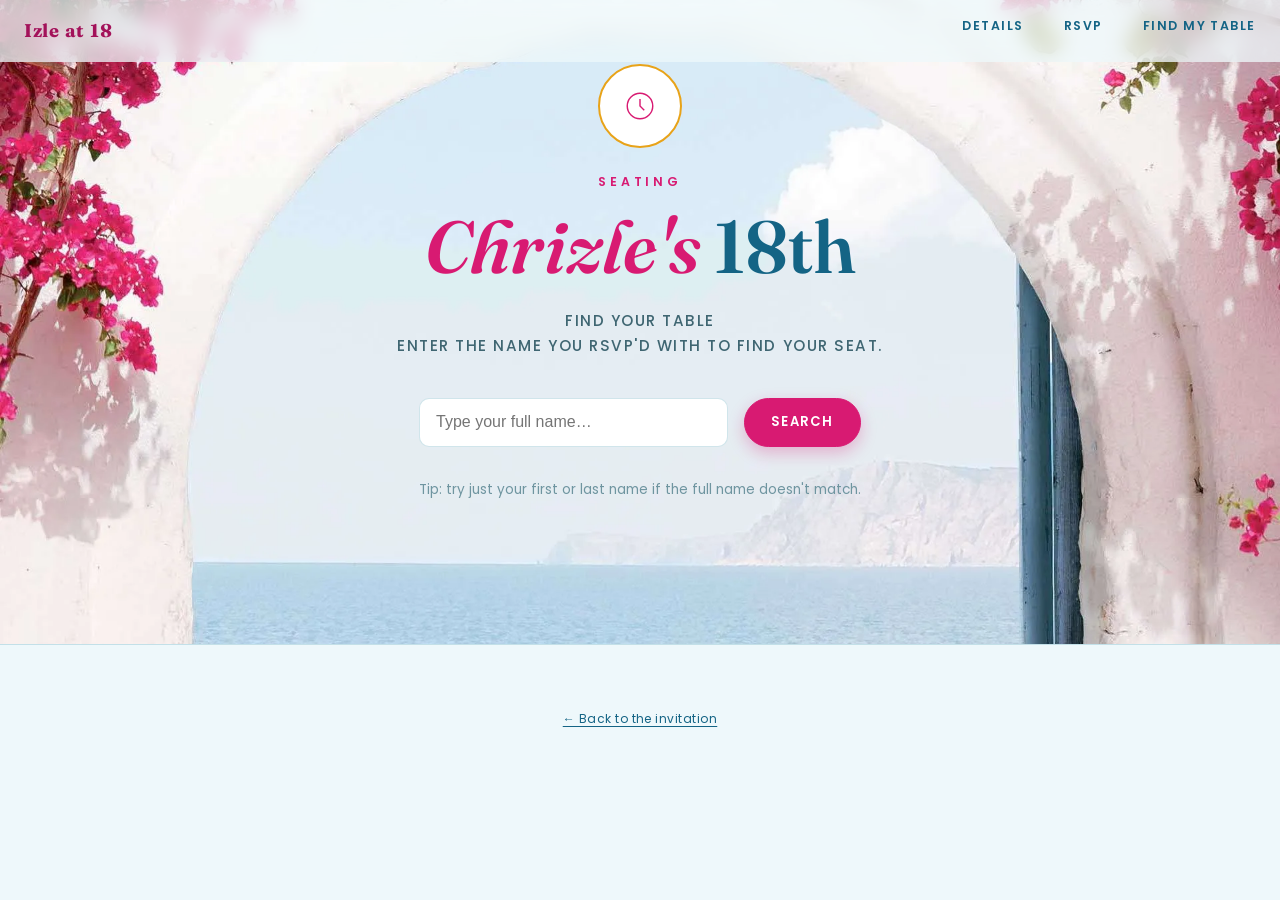
<file: table.html>
<!doctype html>
<html lang="en">
<head>
<meta charset="UTF-8">
<meta name="viewport" content="width=device-width, initial-scale=1, viewport-fit=cover">
<title>Find My Table</title>
<meta name="description" content="Find your assigned seating table.">
<link rel="icon" href="data:image/svg+xml,%3Csvg xmlns='http://www.w3.org/2000/svg' viewBox='0 0 32 32'%3E%3Crect width='32' height='32' rx='8' fill='%232a9bc4'/%3E%3Ccircle cx='16' cy='16' r='6' fill='%23ffcb3d'/%3E%3Cpath d='M16 4v3M16 25v3M4 16h3M25 16h3M7.5 7.5l2.1 2.1M22.4 22.4l2.1 2.1M7.5 24.5l2.1-2.1M22.4 9.6l2.1-2.1' stroke='%23d81a72' stroke-width='2' stroke-linecap='round'/%3E%3C/svg%3E">
<link rel="preconnect" href="https://fonts.googleapis.com">
<link rel="preconnect" href="https://fonts.gstatic.com" crossorigin>
<link href="https://fonts.googleapis.com/css2?family=Fraunces:ital,wght@0,400;0,500;0,600;0,700;1,500;1,600&family=Poppins:wght@300;400;500;600;700&display=swap" rel="stylesheet">
<link rel="stylesheet" href="css/style.css?v=1">
</head>
<body>

<header class="site-header" id="siteHeader">
  <a href="index.html" class="site-header__mark">Izle at 18</a>
  <button class="nav-toggle" id="navToggle" aria-label="Open menu" aria-expanded="false">
    <svg viewBox="0 0 24 24" fill="none" stroke="currentColor" stroke-width="1.5"><path d="M3 6h18M3 12h18M3 18h18"/></svg>
  </button>
</header>
<nav class="site-nav" id="siteNav">
  <button class="site-nav__close" id="navClose" aria-label="Close menu">
    <svg viewBox="0 0 24 24" fill="none" stroke="currentColor" stroke-width="1.5"><path d="M6 6l12 12M18 6L6 18"/></svg>
  </button>
  <a href="index.html#details" class="nav-link">Details</a>
  <a href="index.html#rsvp" class="nav-link">RSVP</a>
  <a href="table.html" class="nav-link">Find My Table</a>
</nav>

<main>
  <section class="hero" style="min-height: 60svh;">
    <div class="hero__ring">
      <svg viewBox="0 0 24 24" fill="none" stroke="currentColor" stroke-width="1"><circle cx="12" cy="12" r="9"/><path d="M12 7v5l3 3"/></svg>
    </div>
    <span class="hero__eyebrow">Seating</span>
    <h1 class="hero__title"><em>Chrizle's</em> 18th</h1>
    <!--<p class="hero__title" style="font-size: clamp(2.2rem, 9vw, 3.4rem);">Find My Table</p>-->
    <p class="hero__date">FIND YOUR TABLE <br>Enter the name you RSVP'd with to find your seat.</p>
    <div class="finder">
        <div class="finder__row">
          <input type="text" id="finderInput" placeholder="Type your full name…" autocomplete="name" aria-label="Your name">
          <button type="button" class="btn btn--primary" id="finderButton">Search</button>
        </div>
        <p class="finder-note">Tip: try just your first or last name if the full name doesn't match.</p>
      </div>

      <div class="finder-result" id="finderResult" aria-live="polite"></div>
  </section>

  <!--<section class="section">
    <div class="container">
      
    </div>
  </section>-->
</main>

<footer class="site-footer">
  <p class="site-footer__meta">
    <a href="index.html">&larr; Back to the invitation</a>
  </p>
</footer>

<script src="js/config.js?v=2"></script>
<script src="js/main.js?v=1"></script>
<script src="js/table-finder.js?v=2"></script>
</body>
</html>
</file>
<file: css/style.css>
/* ============================================================
   DESIGN TOKENS — Mediterranean / "Mamma Mia" palette
   ============================================================ */
:root {
  --bg: #eef8fb;
  --bg-hero-top: #cdeef8;
  --bg-panel: #ffffff;
  --bg-panel-alt: #fff9ea;
  --hairline: rgba(42, 137, 165, 0.22);

  --azure: #2a9bc4;
  --azure-deep: #146485;
  --azure-light: #bfe9f5;

  --magenta: #d81a72;
  --magenta-deep: #a3125a;
  --magenta-light: #ffd9ea;

  --yellow: #ffcb3d;
  --yellow-deep: #e8a319;
  --yellow-light: #fff1cc;

  --ink: #14313b;
  --ink-dim: #3f6672;
  --ink-faint: #6f95a0;

  --font-display: "Fraunces", Georgia, "Times New Roman", serif;
  --font-body: "Poppins", -apple-system, BlinkMacSystemFont, "Segoe UI", sans-serif;

  --max-content: 640px;
  --max-wide: 1080px;

  --space-1: 0.5rem;
  --space-2: 1rem;
  --space-3: 1.5rem;
  --space-4: 2.5rem;
  --space-5: 4rem;
  --space-6: 6rem;

  --radius: 10px;
  --ease: cubic-bezier(0.22, 1, 0.36, 1);
}

 * {
  transition: all 0.3s ease-in-out;
 }
/* ============================================================
   RESET
   ============================================================ */
*, *::before, *::after { box-sizing: border-box; }
html { scroll-behavior: smooth; }
body {
  margin: 0;
  background: var(--bg);
  color: var(--ink);
  font-family: var(--font-body);
  font-size: 16px;
  line-height: 1.6;
  -webkit-font-smoothing: antialiased;
}
img { max-width: 100%; display: block; }
a { color: inherit; text-decoration: none; }
ul { list-style: none; margin: 0; padding: 0; }
button { font-family: inherit; }
h1, h2, h3, h4 { font-family: var(--font-display); font-weight: 600; margin: 0; color: var(--ink); }
p { margin: 0; }
::selection { background: var(--yellow); color: var(--ink); }

.container {
  max-width: var(--max-content);
  margin: 0 auto;
  padding: 0 var(--space-3);
}
.container--wide { max-width: var(--max-wide); }

.section {
  padding: var(--space-6) 0;
  position: relative;
}
.section--alt { background: var(--bg-panel-alt); }
.section-eyebrow {
  display: block;
  font-family: var(--font-body);
  font-size: 0.72rem;
  font-weight: 600;
  letter-spacing: 0.28em;
  text-transform: uppercase;
  color: var(--magenta);
  margin-bottom: var(--space-2);
}
.section-title {
  font-size: clamp(1.9rem, 6vw, 2.6rem);
  letter-spacing: 0.005em;
  margin-bottom: var(--space-3);
  color: var(--azure-deep);
}
.section-lede {
  color: var(--ink-dim);
  font-size: 1.02rem;
  max-width: 46ch;
}
.text-center { text-align: center; }
.mx-auto { margin-left: auto; margin-right: auto; }

/* wave divider — Aegean sea motif */
.divider {
  width: 100%;
  display: flex;
  align-items: center;
  justify-content: center;
  gap: var(--space-2);
  color: var(--yellow-deep);
  margin: var(--space-3) 0;
}
.divider::before, .divider::after {
  content: "";
  height: 2px;
  width: 48px;
  border-radius: 2px;
  background: linear-gradient(90deg, transparent, var(--hairline));
}
.divider::after { background: linear-gradient(90deg, var(--hairline), transparent); }
.divider svg { width: 26px; height: 14px; flex-shrink: 0; color: var(--azure); }

/* ============================================================
   BUTTONS
   ============================================================ */
.btn {
  display: inline-flex;
  align-items: center;
  justify-content: center;
  gap: 0.5em;
  padding: 0.95em 2em;
  font-size: 0.82rem;
  font-weight: 600;
  letter-spacing: 0.1em;
  text-transform: uppercase;
  border-radius: 999px;
  border: 1.5px solid var(--magenta);
  cursor: pointer;
  transition: background 0.25s var(--ease), color 0.25s var(--ease), transform 0.2s var(--ease), box-shadow 0.25s var(--ease);
  white-space: nowrap;
}
.btn--primary { background: var(--magenta); color: #fff; box-shadow: 0 6px 16px rgba(216, 26, 114, 0.28); }
.btn--primary:hover { background: var(--magenta-deep); transform: translateY(-1px); box-shadow: 0 8px 20px rgba(216, 26, 114, 0.36); }
.btn--outline { background: transparent; color: var(--azure-deep); border-color: var(--azure); }
.btn--outline:hover { background: var(--azure-light); }
.btn--block { width: 100%; }
.btn:disabled { opacity: 0.5; cursor: not-allowed; transform: none; }

/* ============================================================
   HEADER / NAV
   ============================================================ */
.site-header {
  position: fixed;
  top: 0; left: 0; right: 0;
  z-index: 100;
  display: flex;
  align-items: center;
  justify-content: space-between;
  padding: calc(var(--space-2) + env(safe-area-inset-top, 0px)) calc(var(--space-3) + env(safe-area-inset-right, 0px)) var(--space-2) calc(var(--space-3) + env(safe-area-inset-left, 0px));
  background: rgba(238, 248, 251, 0.75);
  backdrop-filter: blur(10px);
  border-bottom: 1px solid transparent;
  transition: border-color 0.3s ease, background 0.3s ease;
}
.site-header.is-scrolled { border-bottom-color: var(--hairline); background: rgba(238, 248, 251, 0.92); }
.site-header__mark {
  font-family: var(--font-display);
  font-weight: 700;
  font-size: 1.15rem;
  letter-spacing: 0.04em;
  color: var(--magenta-deep);
}
.nav-toggle {
  background: none;
  border: none;
  color: var(--azure-deep);
  width: 40px;
  height: 40px;
  display: flex;
  align-items: center;
  justify-content: center;
  cursor: pointer;
}
.nav-toggle svg { width: 22px; height: 22px; }

.site-nav {
  position: fixed;
  inset: 0;
  height: 100vh;
  height: 100dvh;
  background: linear-gradient(160deg, #eef8fb 0%, #dff2f8 100%);
  display: flex;
  flex-direction: column;
  align-items: center;
  justify-content: center;
  gap: var(--space-3);
  transform: translateY(-100%);
  transition: transform 0.4s var(--ease);
  z-index: 200;
  visibility: hidden;
}
.site-nav.is-open { transform: translateY(0); visibility: visible; }
.site-nav a {
  font-family: var(--font-display);
  font-weight: 600;
  font-size: 1.5rem;
  color: var(--azure-deep);
  letter-spacing: 0.01em;
}
.site-nav a:hover { color: var(--magenta); }
.site-nav__close {
  position: absolute;
  top: calc(var(--space-2) + env(safe-area-inset-top, 0px));
  right: calc(var(--space-3) + env(safe-area-inset-right, 0px));
  background: none;
  border: none;
  color: var(--azure-deep);
  width: 40px;
  height: 40px;
  cursor: pointer;
}

@media (min-width: 900px) {
  .nav-toggle { display: none; }
  .site-nav {
    position: fixed;
    inset: auto;
    top: 0;
    right: calc(var(--space-3) + env(safe-area-inset-right, 0px));
    height: auto;
    padding: calc(var(--space-2) + env(safe-area-inset-top, 0px)) 0 var(--space-2);
    background: none;
    flex-direction: row;
    transform: none;
    visibility: visible;
    z-index: 101;
    gap: var(--space-4);
  }
  .site-nav a { font-family: var(--font-body); font-weight: 600; font-size: 0.78rem; letter-spacing: 0.12em; text-transform: uppercase; }
  .site-nav__close { display: none; }
}

/* ============================================================
   HERO
   ============================================================ */
.hero {
  min-height: 100svh;
  display: flex;
  flex-direction: column;
  align-items: center;
  justify-content: center;
  text-align: center;
  padding: var(--space-5) var(--space-3);
  /* background:
     radial-gradient(ellipse at 50% -10%, rgba(255, 203, 61, 0.35), transparent 55%),
    linear-gradient(180deg, var(--bg-hero-top) 0%, var(--bg) 100%); */
  background: url("../assets/images/hero.webp") center/cover no-repeat;
  
  
  position: relative;
  overflow: hidden;
}
.hero__ring {
  width: 84px;
  height: 84px;
  border: 2px solid var(--yellow-deep);
  border-radius: 50%;
  display: flex;
  align-items: center;
  justify-content: center;
  margin-bottom: var(--space-3);
  background: #fff;
}
.hero__ring svg { width: 34px; height: 34px; color: var(--magenta); }
.hero__eyebrow {
  font-size: 0.78rem;
  font-weight: 600;
  letter-spacing: 0.3em;
  text-transform: uppercase;
  color: var(--magenta);
  margin-bottom: var(--space-2);
}
.hero__title {
  font-size: clamp(2.6rem, 11vw, 4.6rem);
  line-height: 1.05;
  color: var(--azure-deep);
}
.hero__title em {
  font-style: italic;
  color: var(--magenta);
}
.hero__date {
  margin-top: var(--space-3);
  font-size: 0.95rem;
  font-weight: 500;
  letter-spacing: 0.1em;
  text-transform: uppercase;
  color: var(--ink-dim);
}
.hero__cta {
  margin-top: var(--space-4);
  display: flex;
  gap: var(--space-2);
  flex-wrap: wrap;
  justify-content: center;
}
.hero__scroll {
  position: absolute;
  bottom: var(--space-3);
  left: 50%;
  transform: translateX(-50%);
  width: 2px;
  height: 46px;
  background: linear-gradient(180deg, var(--yellow-deep), transparent);
  border-radius: 2px;
}
.hero__scroll::after {
  content: "";
  position: absolute;
  top: 0; left: -3px;
  width: 8px; height: 8px;
  border-radius: 50%;
  background: var(--magenta);
  animation: scrollDot 2.2s ease-in-out infinite;
}
@keyframes scrollDot {
  0% { transform: translateY(0); opacity: 1; }
  100% { transform: translateY(40px); opacity: 0; }
}

/* ---------- hero portrait (photo frame) ---------- */
.hero__portrait {
  position: relative;
  width: clamp(120px, 34vw, 180px);
  height: clamp(120px, 34vw, 180px);
  border-radius: 50%;
  padding: 6px;
  border: 3px solid var(--yellow-deep);
  box-shadow: 0 0 0 3px #fff, 0 10px 24px rgba(20, 100, 133, 0.18);
  margin-bottom: var(--space-3);
  flex-shrink: 0;
  background: #fff;
}
.hero__portrait-img {
  display: block;
  width: 100%;
  height: 100%;
  border-radius: 50%;
  object-fit: cover;
  background: var(--bg-panel);
}
.hero__portrait-img.has-error { display: none; }
.hero__portrait-fallback {
  position: absolute;
  inset: 6px;
  border-radius: 50%;
  border: 1px solid var(--hairline);
  display: none;
  align-items: center;
  justify-content: center;
  color: var(--magenta);
  background: #fff;
}
.hero__portrait-fallback.is-visible { display: flex; }
.hero__portrait-fallback svg { width: 38%; height: 38%; }

/* ============================================================
   COUNTDOWN
   ============================================================ */
.countdown {
  display: grid;
  grid-template-columns: repeat(4, 1fr);
  gap: var(--space-2);
  max-width: 420px;
  margin: var(--space-4) auto 0;
}
.countdown__item {
  border: 1.5px solid var(--hairline);
  border-radius: var(--radius);
  padding: var(--space-2) 0.25rem;
  text-align: center;
  background: #fff;
}
.countdown__num {
  font-family: var(--font-display);
  font-weight: 700;
  font-size: clamp(1.5rem, 6vw, 2.2rem);
  color: var(--magenta);
  display: block;
}
.countdown__label {
  font-size: 0.62rem;
  font-weight: 600;
  letter-spacing: 0.12em;
  text-transform: uppercase;
  color: var(--ink-faint);
}

/* ============================================================
   EVENT DETAILS CARD
   ============================================================ */
#details::before{
  content: "";
  position: absolute;
  inset: 0;           /* Spans across the entire parent element */
  z-index: -1; 
  background: url(../assets/gallery/photo-5.jpg) center/cover no-repeat;
  background-size: cover;
  background-position: center;
  background-attachment: fixed;
  
  opacity: 0.4;
}

#details {
  & .section-title {
  color: var(--azure-light);
  text-shadow:0px 0px 10px var(--azure-deep) ;
}
  & .section-eyebrow {
    color: #fff;
  } 
}

.details-card {
  border: 1.5px solid var(--hairline);
  border-radius: var(--radius);
  padding: var(--space-4) var(--space-3);
  text-align: center;
  background: linear-gradient(180deg, #fff 0%, var(--yellow-light) 140%);
}
.details-card__row {
  display: flex;
  flex-direction: column;
  gap: 0.2rem;
  margin-bottom: var(--space-3);
}
.details-card__row:last-of-type { margin-bottom: 0; }
.details-card__label {
  font-size: 0.68rem;
  font-weight: 600;
  letter-spacing: 0.18em;
  text-transform: uppercase;
  color: var(--magenta);
}
.details-card__value {
  font-family: var(--font-display);
  font-weight: 600;
  font-size: 1.35rem;
  color: var(--azure-deep);
}
.details-card__actions {
  margin-top: var(--space-3);
  display: flex;
  flex-direction: column;
  gap: var(--space-2);
}
@media (min-width: 500px) {
  .details-card__actions { flex-direction: row; justify-content: center; }
}

/* ============================================================
   MESSAGE / ABOUT
   ============================================================ */
   #message {
    display: flex;
    flex-wrap: wrap;
    justify-content: center;
    padding: 10vh 10vw;

    & .Portrait {
      max-width: 500px;
      margin: 30px auto;
      border: 10px solid #fff;
      box-shadow: 0px 30px 30px -20px var(--azure-deep);
      overflow: hidden;
      transform: rotate(5deg);
    }
   }
.message__body p + p { margin-top: 1.1em; }
.message__signature {
  margin-top: var(--space-3);
  font-family: var(--font-display);
  font-style: italic;
  font-weight: 600;
  font-size: 1.8rem;
  color: var(--magenta);
}

/* ============================================================
   TIMELINE
   ============================================================ */
.timeline { position: relative; padding-left: var(--space-4); }
.timeline::before {
  content: "";
  position: absolute;
  left: 7px; top: 6px; bottom: 6px;
  width: 2px;
  background: var(--hairline);
}
.timeline__item { position: relative; padding-bottom: var(--space-4); }
.timeline__item:last-child { padding-bottom: 0; }
.timeline__dot {
  position: absolute;
  left: calc(-1 * var(--space-4) + 1px);
  top: 4px;
  width: 13px; height: 13px;
  border-radius: 50%;
  background: var(--yellow);
  border: 2px solid var(--magenta);
}
.timeline__time {
  font-size: 0.72rem;
  font-weight: 600;
  letter-spacing: 0.14em;
  text-transform: uppercase;
  color: var(--magenta);
  display: block;
  margin-bottom: 0.25rem;
}
.timeline__label { font-family: var(--font-display); font-weight: 600; font-size: 1.4rem; color: var(--azure-deep); }

/* ============================================================
   ATTIRE
   ============================================================ */
.attire-grid {
  display: grid;
  gap: var(--space-3);
}
@media (min-width: 640px) { .attire-grid { grid-template-columns: 1fr 1fr; } }
.attire-card {
  border: 1.5px solid var(--hairline);
  border-radius: var(--radius);
  padding: var(--space-3);
  background: #fff;
}
.attire-card h3 {
  font-size: 1rem;
  letter-spacing: 0.18em;
  text-transform: uppercase;
  color: var(--magenta);
  font-family: var(--font-body);
  font-weight: 700;
  margin-bottom: var(--space-2);
}
.attire-card p { color: var(--ink-dim); font-size: 0.95rem; }

.palette-swatches {
  display: flex;
  gap: var(--space-2);
  margin-top: var(--space-3);
  flex-wrap: wrap;
}
.palette-swatches span {
  width: 60px; height: 60px;
  border-radius: 50%;
  border: 1.5px solid var(--hairline);
  box-shadow: 0 2px 6px rgba(20, 100, 133, 0.12);
}
@media (min-width: 992px) { .palette-swatches span {
  width: 40px; height: 40px;} }

/* ============================================================
   GIFT NOTE
   ============================================================ */
.gift-actions {
  margin-top: var(--space-3);
  display: flex;
  flex-direction: column;
  gap: var(--space-2);
}
@media (min-width: 500px) { .gift-actions { flex-direction: row; justify-content: center; } }

/* ============================================================
   GALLERY
   ============================================================ */
.gallery-grid {
  display: grid;
  grid-template-columns: repeat(2, 1fr);
  gap: var(--space-1);
}
@media (min-width: 640px) { .gallery-grid { grid-template-columns: repeat(5, 1fr); } }
.gallery-grid__item {
  aspect-ratio: 3 / 4;
  background: #fff;
  border: 1.5px dashed var(--hairline);
  border-radius: var(--radius);
  display: flex;
  align-items: center;
  justify-content: center;
  color: var(--ink-faint);
  font-size: 0.7rem;
  letter-spacing: 0.08em;
  text-align: center;
  padding: var(--space-1);
  overflow: hidden;
}
.gallery-grid__item img { width: 100%; height: 100%; object-fit: cover; border-radius: var(--radius); }
.gallery-grid__item { cursor: pointer; }
.gallery-grid__item:focus-visible { outline: 2px solid var(--azure); outline-offset: 2px; }
.gallery-grid__item.is-hidden { display: none; }

.gallery-more { text-align: center; margin-top: var(--space-3); }
.gallery-more[hidden] { display: none; }

/* ============================================================
   LIGHTBOX
   ============================================================ */
.lightbox {
  position: fixed;
  inset: 0;
  height: 100vh;
  height: 100dvh;
  z-index: 300;
  display: flex;
  flex-direction: column;
  align-items: center;
  justify-content: center;
  background: rgba(20, 49, 59, 0.94);
  opacity: 0;
  visibility: hidden;
  transition: opacity 0.3s var(--ease), visibility 0.3s var(--ease);
  padding: env(safe-area-inset-top, 0px) env(safe-area-inset-right, 0px) env(safe-area-inset-bottom, 0px) env(safe-area-inset-left, 0px);
}
.lightbox.is-open { opacity: 1; visibility: visible; }
.lightbox__close {
  position: absolute;
  top: calc(var(--space-2) + env(safe-area-inset-top, 0px));
  right: calc(var(--space-3) + env(safe-area-inset-right, 0px));
  background: none;
  border: none;
  color: #fff;
  width: 44px;
  height: 44px;
  display: flex;
  align-items: center;
  justify-content: center;
  cursor: pointer;
  z-index: 1;
}
.lightbox__close svg { width: 22px; height: 22px; }
.lightbox__stage {
  position: relative;
  width: 100%;
  max-width: var(--max-wide);
  flex: 1;
  display: flex;
  align-items: center;
  justify-content: center;
  gap: var(--space-2);
  padding: var(--space-5) var(--space-2) var(--space-2);
  min-height: 0;
  touch-action: pan-y;
}
.lightbox__img {
  max-width: 100%;
  max-height: 100%;
  width: auto;
  height: auto;
  object-fit: contain;
  border-radius: var(--radius);
  box-shadow: 0 20px 50px rgba(0, 0, 0, 0.4);
  user-select: none;
  -webkit-user-drag: none;
}
.lightbox__nav {
  flex-shrink: 0;
  background: rgba(255, 255, 255, 0.12);
  border: none;
  color: #fff;
  width: 44px;
  height: 44px;
  border-radius: 50%;
  display: flex;
  align-items: center;
  justify-content: center;
  cursor: pointer;
}
.lightbox__nav:hover { background: rgba(255, 255, 255, 0.22); }
.lightbox__nav svg { width: 20px; height: 20px; }
.lightbox__counter {
  color: rgba(255, 255, 255, 0.85);
  font-size: 0.8rem;
  letter-spacing: 0.08em;
  padding-bottom: calc(var(--space-2) + env(safe-area-inset-bottom, 0px));
}
@media (max-width: 640px) {
  .lightbox__stage { gap: 0; padding: var(--space-4) 0 var(--space-1); }
  .lightbox__nav { position: absolute; top: 50%; transform: translateY(-50%); z-index: 1; }
  .lightbox__nav--prev { left: var(--space-1); }
  .lightbox__nav--next { right: var(--space-1); }
}

/* ============================================================
   HONOR ROLL (18 Roses / Candles / Treasures / Gifts)
   ============================================================ */
.honor-tabs {
  display: flex;
  gap: var(--space-1);
  overflow-x: auto;
  padding-bottom: var(--space-1);
  margin-bottom: var(--space-3);
  -ms-overflow-style: none;
  scrollbar-width: none;

  justify-content: center;
  flex-wrap: wrap;
}
.honor-tabs::-webkit-scrollbar { display: none; }
.honor-tabs button {
  flex-shrink: 0;
  background: #fff;
  border: 1.5px solid var(--hairline);
  color: var(--ink-dim);
  padding: 0.6em 1.2em;
  font-size: 0.72rem;
  font-weight: 600;
  letter-spacing: 0.12em;
  text-transform: uppercase;
  border-radius: 999px;
  cursor: pointer;
}
.honor-tabs button.is-active { background: var(--magenta); color: #fff; border-color: var(--magenta); }
.honor-panel { display: none; }
.honor-panel.is-active { display: block; }
.honor-list {
  columns: 2;
  column-gap: var(--space-3);
}
@media (min-width: 640px) { .honor-list { columns: 3; } }
.honor-list li {
  font-family: var(--font-display);
  font-weight: 500;
  font-size: 1.1rem;
  padding: 0.4em 0;
  border-bottom: 1px solid var(--hairline);
  break-inside: avoid;
  color: var(--azure-deep);
}

/* ============================================================
   FAQ
   ============================================================ */
.faq-item {
  border-bottom: 1.5px solid var(--hairline);
  padding: var(--space-2) 0;
}
.faq-item summary {
  cursor: pointer;
  list-style: none;
  display: flex;
  align-items: center;
  justify-content: space-between;
  gap: var(--space-2);
  font-family: var(--font-display);
  font-weight: 600;
  font-size: 1.2rem;
  color: var(--azure-deep);
}
.faq-item summary::-webkit-details-marker { display: none; }
.faq-item summary::after {
  content: "+";
  color: var(--magenta);
  font-size: 1.4rem;
  flex-shrink: 0;
  transition: transform 0.25s ease;
}
.faq-item[open] summary::after { transform: rotate(45deg); }
.faq-item p {
  margin-top: var(--space-2);
  color: var(--ink-dim);
  font-size: 0.95rem;
}

/* ============================================================
   RSVP FORM
   ============================================================ */
.rsvp-form {
  display: flex;
  flex-direction: column;
  gap: var(--space-3);
  margin-top: var(--space-4);
}
.field label {
  display: block;
  font-size: 0.7rem;
  font-weight: 600;
  letter-spacing: 0.14em;
  text-transform: uppercase;
  color: var(--magenta);
  margin-bottom: 0.5em;
}
.field input[type="text"],
.field textarea,
.field select {
  width: 100%;
  background: #fff;
  border: 1.5px solid var(--hairline);
  color: var(--ink);
  padding: 0.85em 1em;
  font-family: var(--font-body);
  font-size: 0.95rem;
  border-radius: var(--radius);
  transition: border-color 0.2s ease;
}
.field input:focus, .field textarea:focus, .field select:focus {
  outline: none;
  border-color: var(--azure);
}
.field textarea { resize: vertical; min-height: 90px; }

.attend-toggle { display: flex; gap: var(--space-2); }
.attend-toggle input { position: absolute; opacity: 0; pointer-events: none; }
.attend-toggle label {
  flex: 1;
  text-align: center;
  padding: 0.9em 0.5em;
  border: 1.5px solid var(--hairline);
  border-radius: var(--radius);
  cursor: pointer;
  font-size: 0.78rem;
  font-weight: 600;
  letter-spacing: 0.06em;
  text-transform: uppercase;
  color: var(--ink-dim);
  background: #fff;
  transition: all 0.2s ease;
  margin: 0;
}
.attend-toggle input:checked + label {
  border-color: var(--magenta);
  background: var(--magenta-light);
  color: var(--magenta-deep);
}

.honeypot-field { position: absolute; left: -9999px; opacity: 0; height: 0; overflow: hidden; }

.rsvp-status {
  margin-top: var(--space-2);
  font-size: 0.9rem;
  padding: var(--space-2);
  border-radius: var(--radius);
  display: none;
}
.rsvp-status.is-visible { display: block; }
.rsvp-status.is-success { background: var(--yellow-light); color: var(--ink); border: 1.5px solid var(--yellow-deep); }
.rsvp-status.is-error { background: #fde3ec; color: var(--magenta-deep); border: 1.5px solid var(--magenta); }

/* ============================================================
   TABLE FINDER TEASER (on index) + PAGE (table.html)
   ============================================================ */
.table-teaser {
  border: 1.5px solid var(--hairline);
  border-radius: var(--radius);
  padding: var(--space-4) var(--space-3);
  text-align: center;
  background: #fff;
}
.table-teaser svg { width: 40px; height: 40px; color: var(--magenta); margin: 0 auto var(--space-2); }

.finder {
  display: flex;
  flex-direction: column;
  gap: var(--space-2);
  margin-top: var(--space-4);
}
.finder__row { display: flex; gap: var(--space-2); }
.finder__row input {
  flex: 1;
  background: #fff;
  border: 1.5px solid var(--hairline);
  color: var(--ink);
  padding: 0.9em 1em;
  font-size: 1rem;
  border-radius: var(--radius);
}
.finder__row input:focus { outline: none; border-color: var(--azure); }

.finder-result {
  margin-top: var(--space-4);
  text-align: center;
  min-height: 40px;
}
.finder-result__card {
  border: 2px solid var(--magenta);
  border-radius: var(--radius);
  padding: var(--space-4);
  background: #fff;
  animation: fadeUp 0.4s var(--ease);
}
.finder-result__name {
  font-size: 0.75rem;
  font-weight: 600;
  letter-spacing: 0.14em;
  text-transform: uppercase;
  color: var(--ink-dim);
}
.finder-result__table {
  font-family: var(--font-display);
  font-weight: 700;
  font-size: 2.6rem;
  color: var(--magenta);
  margin-top: 0.2em;
}
.finder-suggestions {
  margin-top: var(--space-3);
  display: flex;
  flex-direction: column;
  gap: 0.5em;
}
.finder-suggestions button {
  background: #fff;
  border: 1.5px solid var(--hairline);
  color: var(--ink);
  padding: 0.8em 1em;
  border-radius: var(--radius);
  cursor: pointer;
  text-align: left;
}
.finder-suggestions button:hover { border-color: var(--azure); }
.finder-note { color: var(--ink-faint); font-size: 0.85rem; margin-top: var(--space-2); }

@keyframes fadeUp {
  from { opacity: 0; transform: translateY(8px); }
  to { opacity: 1; transform: translateY(0); }
}

/* ============================================================
   REVEAL ON SCROLL
   ============================================================ */
.reveal { opacity: 0; transform: translateY(18px); transition: opacity 0.7s var(--ease), transform 0.7s var(--ease); }
.reveal.is-visible { opacity: 1; transform: translateY(0); }

/* ============================================================
   FOOTER
   ============================================================ */
.site-footer {
  padding: var(--space-5) var(--space-3) var(--space-4);
  text-align: center;
  border-top: 1.5px solid var(--hairline);
}
.site-footer__hashtag {
  font-family: var(--font-display);
  font-weight: 700;
  font-size: 1.6rem;
  color: var(--magenta);
  margin-bottom: var(--space-3);
}
.site-footer__meta {
  font-size: 0.75rem;
  color: var(--ink-faint);
  letter-spacing: 0.04em;
}
.site-footer__meta a { color: var(--azure-deep); text-decoration: underline; text-underline-offset: 3px; }

@media (min-width: 900px) {
  .section { padding: var(--space-6) 0; }
}
</file>
